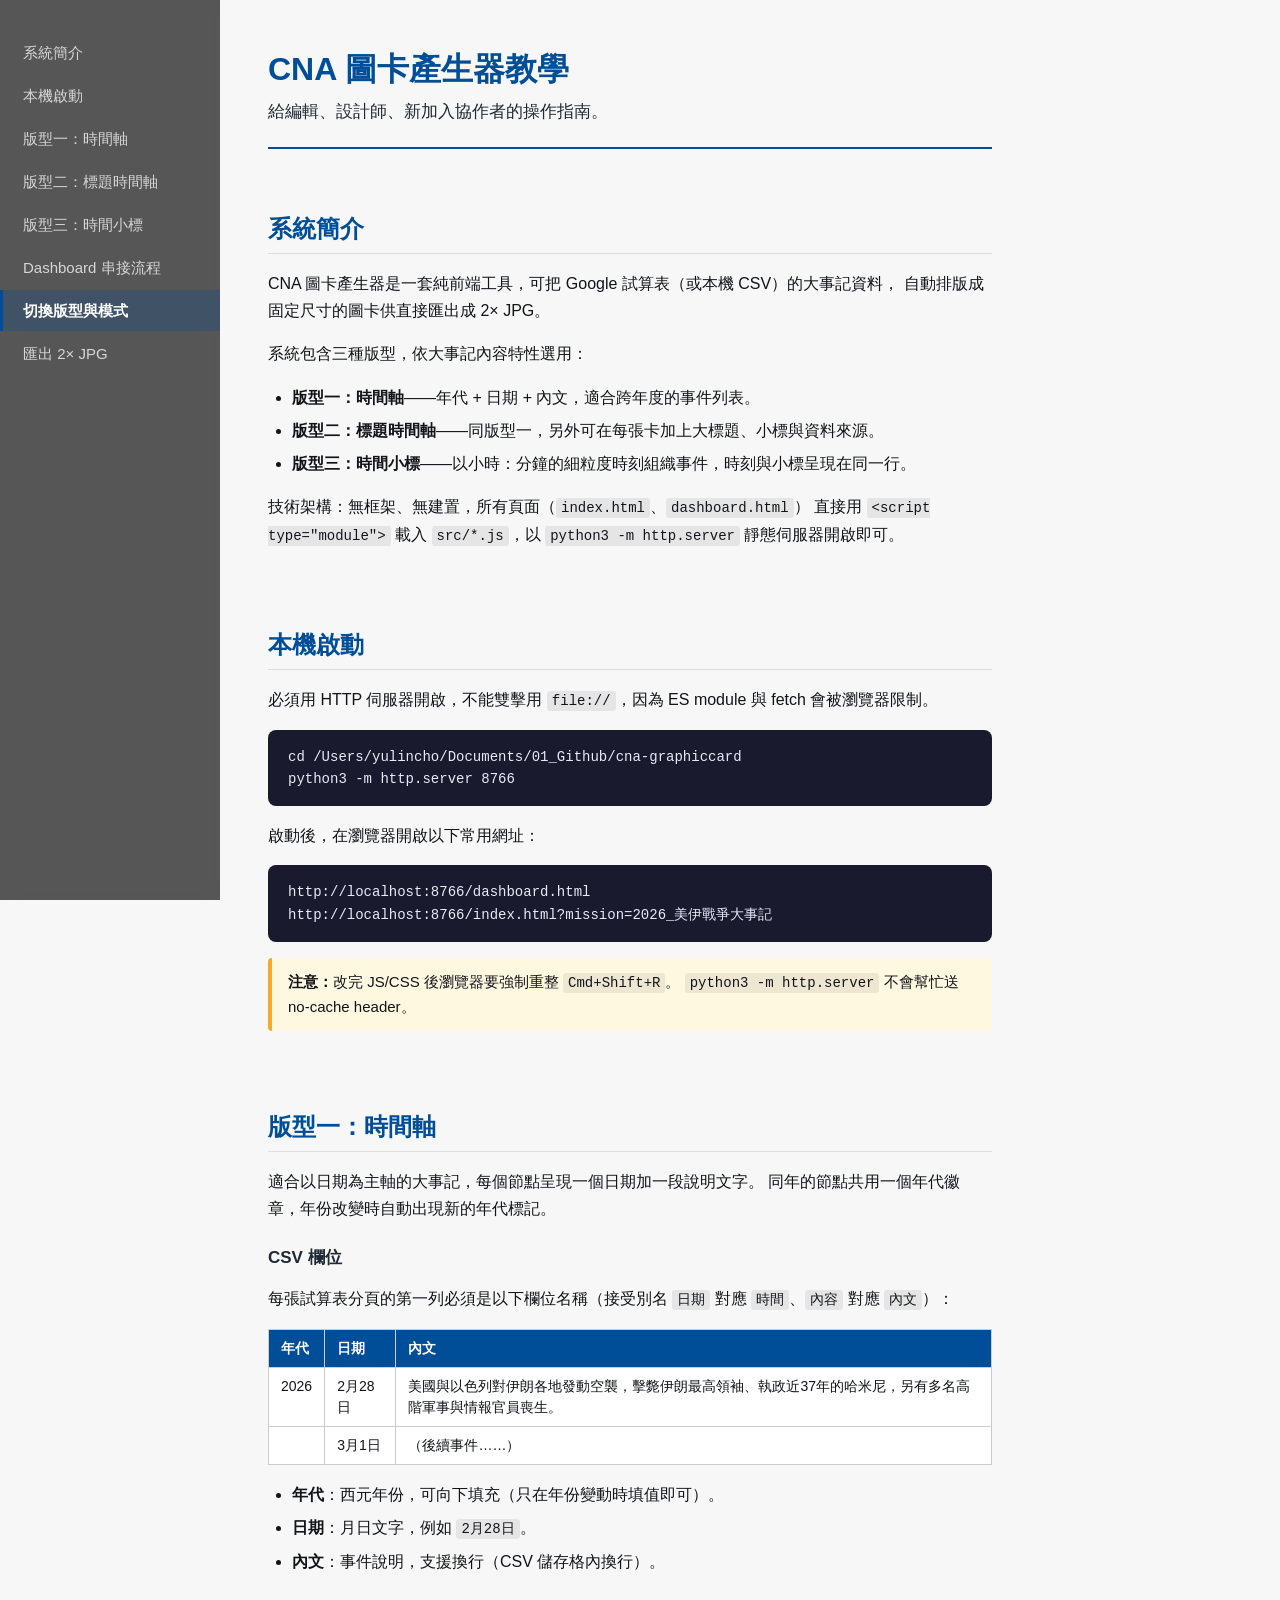
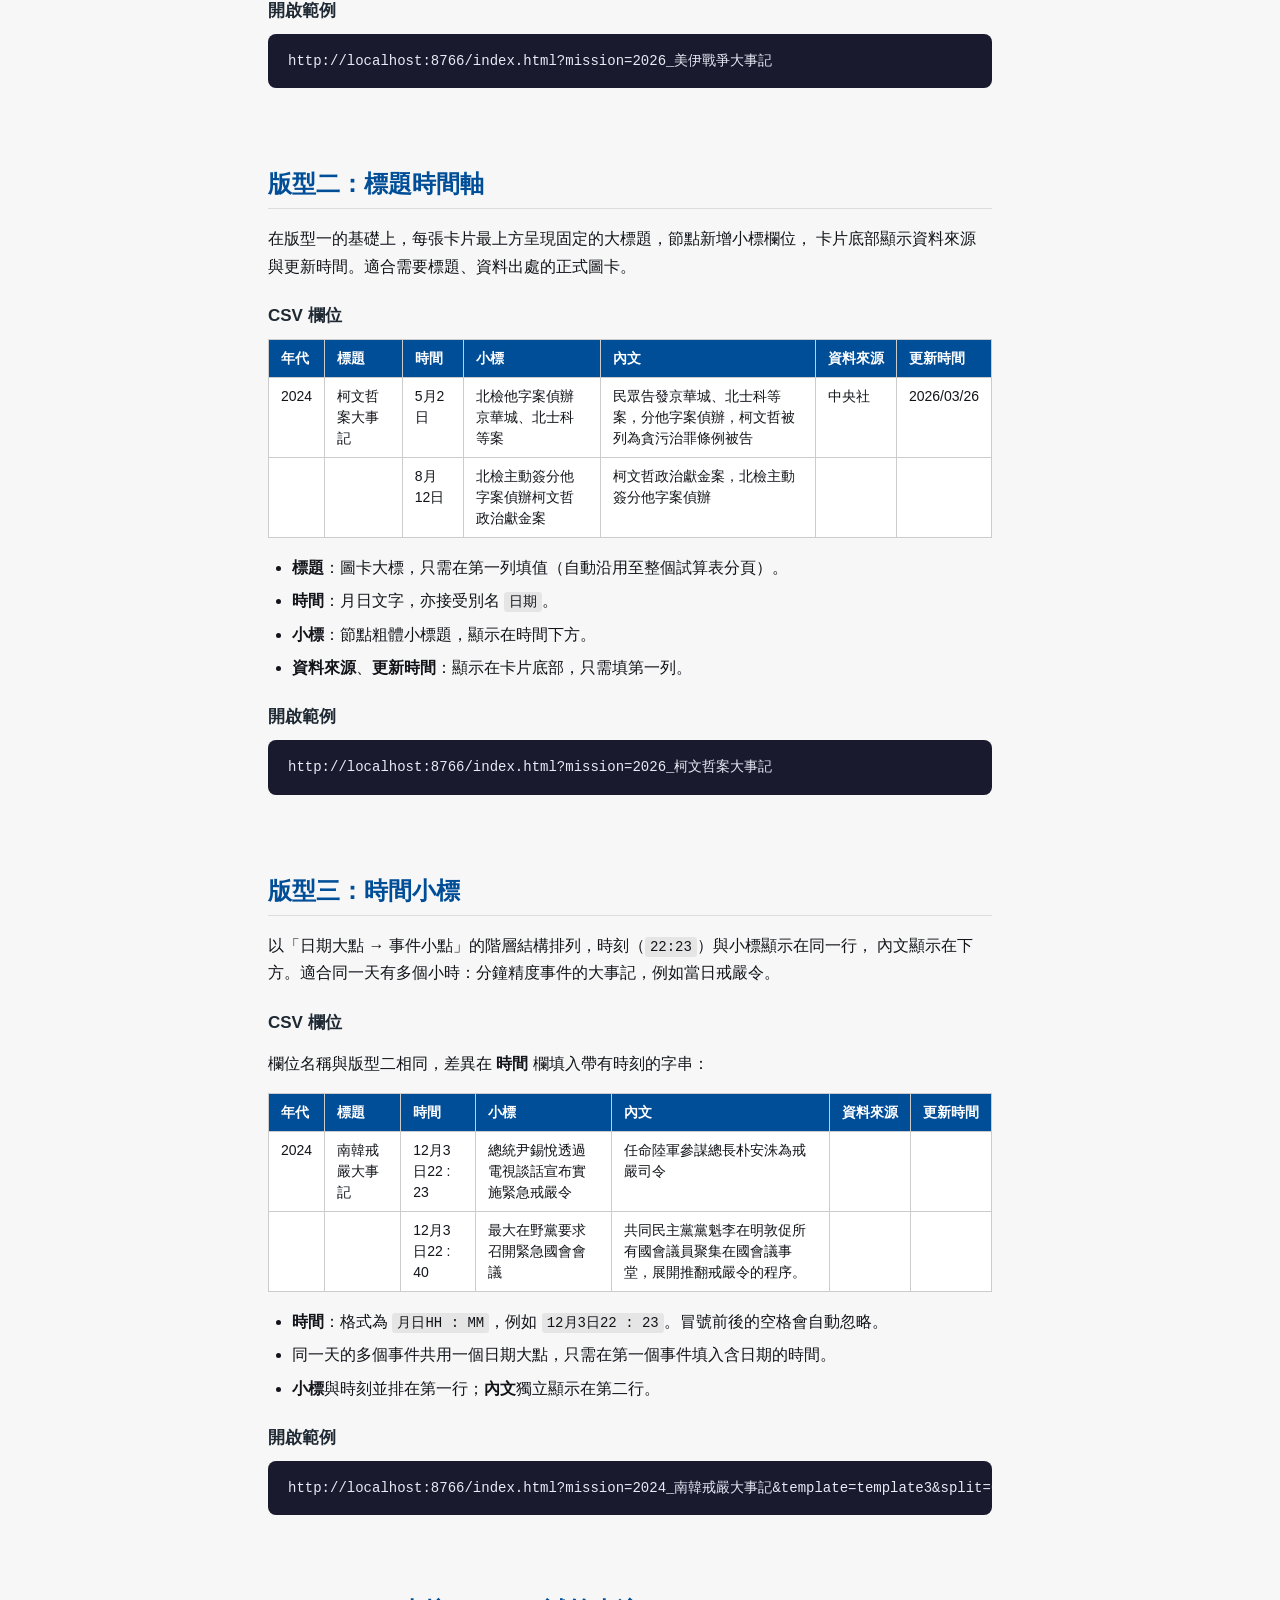
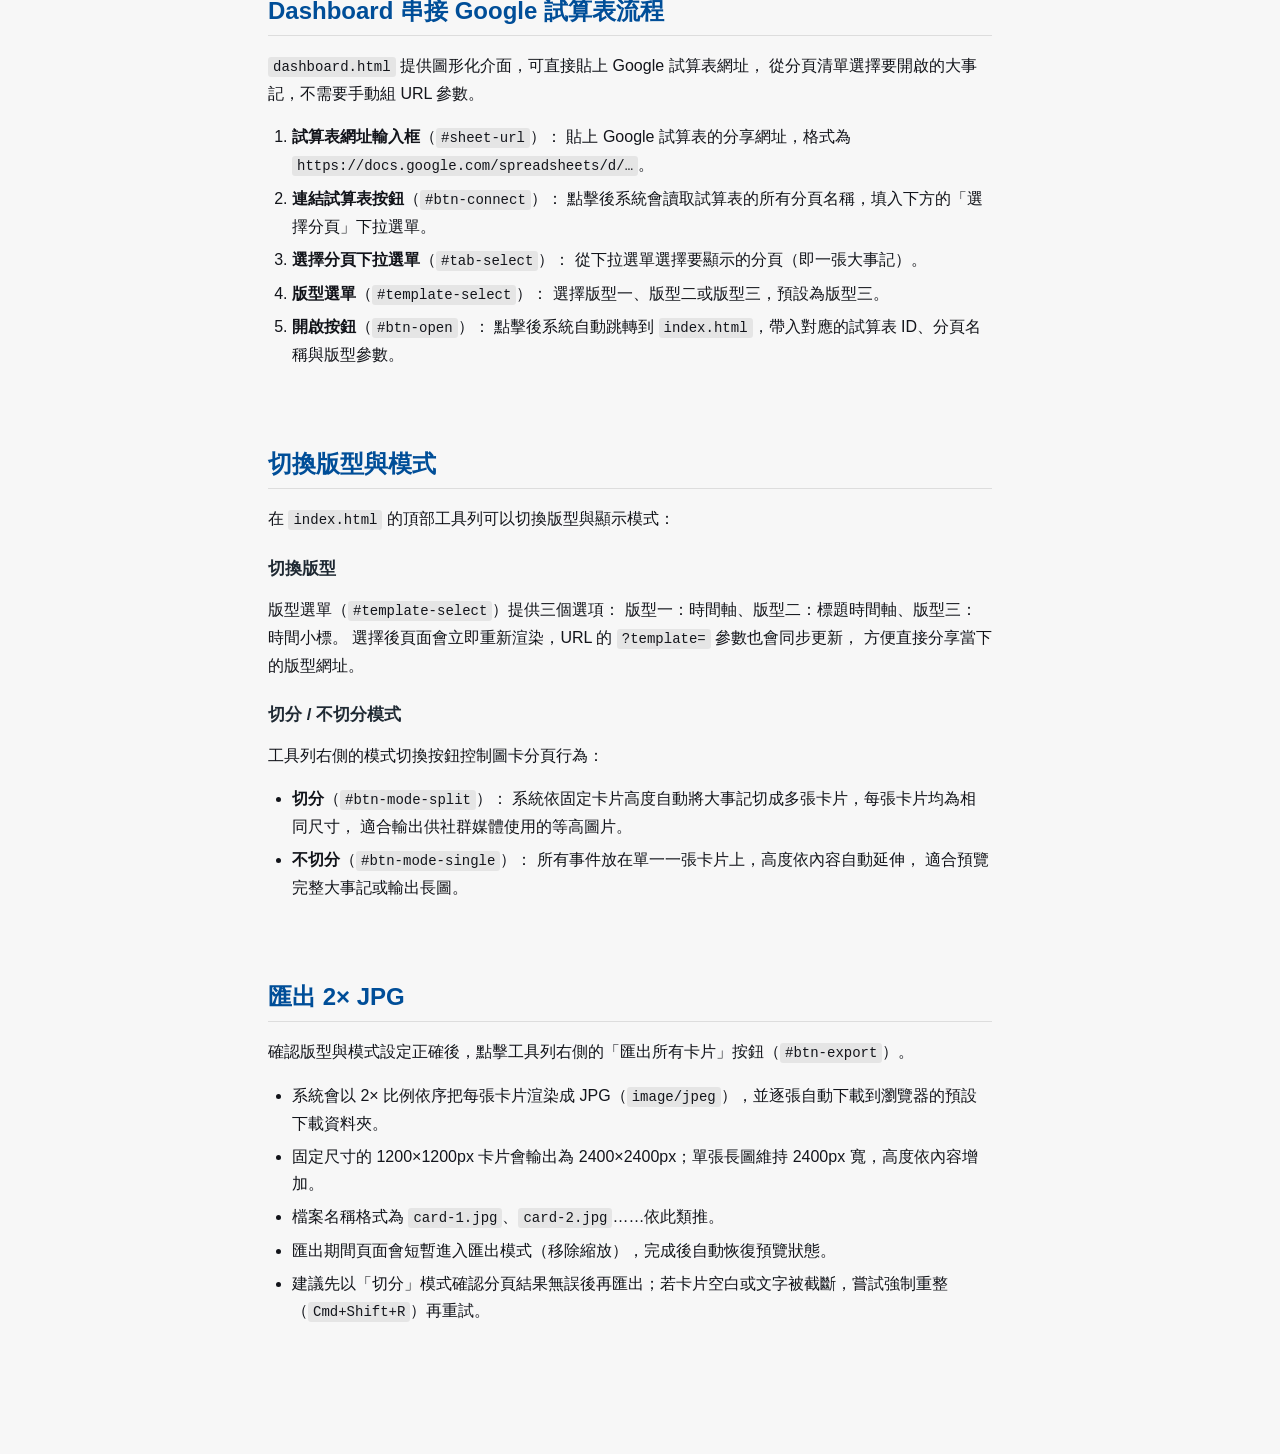
<file: tutorial.html>
<!DOCTYPE html>
<html lang="zh-Hant">
<head>
  <meta charset="UTF-8">
  <meta name="viewport" content="width=device-width, initial-scale=1.0">
  <title>CNA 圖卡產生器教學</title>
  <link rel="stylesheet" href="src/styles/main.css">
  <link rel="stylesheet" href="src/styles/tutorial.css">
</head>
<body class="tutorial-page">

  <nav class="tutorial-nav" aria-label="章節導覽">
    <ul>
      <li><a href="#system-overview">系統簡介</a></li>
      <li><a href="#getting-started">本機啟動</a></li>
      <li><a href="#template-timeline">版型一：時間軸</a></li>
      <li><a href="#template-headline">版型二：標題時間軸</a></li>
      <li><a href="#template3">版型三：時間小標</a></li>
      <li><a href="#dashboard-flow">Dashboard 串接流程</a></li>
      <li><a href="#switching-modes">切換版型與模式</a></li>
      <li><a href="#export-flow">匯出 2× JPG</a></li>
    </ul>
  </nav>

  <main class="tutorial-main">
    <header class="tutorial-header">
      <h1>CNA 圖卡產生器教學</h1>
      <p>給編輯、設計師、新加入協作者的操作指南。</p>
    </header>

    <section id="system-overview" class="tutorial-section">
      <h2>系統簡介</h2>
      <p>
        CNA 圖卡產生器是一套純前端工具，可把 Google 試算表（或本機 CSV）的大事記資料，
        自動排版成固定尺寸的圖卡供直接匯出成 2× JPG。
      </p>
      <p>系統包含三種版型，依大事記內容特性選用：</p>
      <ul>
        <li><strong>版型一：時間軸</strong>——年代 + 日期 + 內文，適合跨年度的事件列表。</li>
        <li><strong>版型二：標題時間軸</strong>——同版型一，另外可在每張卡加上大標題、小標與資料來源。</li>
        <li><strong>版型三：時間小標</strong>——以小時：分鐘的細粒度時刻組織事件，時刻與小標呈現在同一行。</li>
      </ul>
      <p>
        技術架構：無框架、無建置，所有頁面（<code>index.html</code>、<code>dashboard.html</code>）
        直接用 <code>&lt;script type="module"&gt;</code> 載入 <code>src/*.js</code>，以
        <code>python3 -m http.server</code> 靜態伺服器開啟即可。
      </p>
    </section>

    <section id="getting-started" class="tutorial-section">
      <h2>本機啟動</h2>
      <p>必須用 HTTP 伺服器開啟，不能雙擊用 <code>file://</code>，因為 ES module 與 fetch 會被瀏覽器限制。</p>

      <pre class="tutorial-code"><code>cd /Users/yulincho/Documents/01_Github/cna-graphiccard
python3 -m http.server 8766</code></pre>

      <p>啟動後，在瀏覽器開啟以下常用網址：</p>

      <pre class="tutorial-code"><code>http://localhost:8766/dashboard.html
http://localhost:8766/index.html?mission=2026_美伊戰爭大事記</code></pre>

      <div class="tutorial-note">
        <strong>注意：</strong>改完 JS/CSS 後瀏覽器要強制重整 <code>Cmd+Shift+R</code>。
        <code>python3 -m http.server</code> 不會幫忙送 no-cache header。
      </div>
    </section>

    <section id="template-timeline" class="tutorial-section">
      <h2>版型一：時間軸</h2>
      <p>
        適合以日期為主軸的大事記，每個節點呈現一個日期加一段說明文字。
        同年的節點共用一個年代徽章，年份改變時自動出現新的年代標記。
      </p>

      <h3>CSV 欄位</h3>
      <p>每張試算表分頁的第一列必須是以下欄位名稱（接受別名 <code>日期</code> 對應 <code>時間</code>、<code>內容</code> 對應 <code>內文</code>）：</p>
      <div class="tutorial-table-wrap">
        <table class="tutorial-table">
          <thead>
            <tr>
              <th>年代</th>
              <th>日期</th>
              <th>內文</th>
            </tr>
          </thead>
          <tbody>
            <tr>
              <td>2026</td>
              <td>2月28日</td>
              <td>美國與以色列對伊朗各地發動空襲，擊斃伊朗最高領袖、執政近37年的哈米尼，另有多名高階軍事與情報官員喪生。</td>
            </tr>
            <tr>
              <td></td>
              <td>3月1日</td>
              <td>（後續事件……）</td>
            </tr>
          </tbody>
        </table>
      </div>
      <ul>
        <li><strong>年代</strong>：西元年份，可向下填充（只在年份變動時填值即可）。</li>
        <li><strong>日期</strong>：月日文字，例如 <code>2月28日</code>。</li>
        <li><strong>內文</strong>：事件說明，支援換行（CSV 儲存格內換行）。</li>
      </ul>

      <h3>開啟範例</h3>
      <pre class="tutorial-code"><code>http://localhost:8766/index.html?mission=2026_美伊戰爭大事記</code></pre>
    </section>

    <section id="template-headline" class="tutorial-section">
      <h2>版型二：標題時間軸</h2>
      <p>
        在版型一的基礎上，每張卡片最上方呈現固定的大標題，節點新增小標欄位，
        卡片底部顯示資料來源與更新時間。適合需要標題、資料出處的正式圖卡。
      </p>

      <h3>CSV 欄位</h3>
      <div class="tutorial-table-wrap">
        <table class="tutorial-table">
          <thead>
            <tr>
              <th>年代</th>
              <th>標題</th>
              <th>時間</th>
              <th>小標</th>
              <th>內文</th>
              <th>資料來源</th>
              <th>更新時間</th>
            </tr>
          </thead>
          <tbody>
            <tr>
              <td>2024</td>
              <td>柯文哲案大事記</td>
              <td>5月2日</td>
              <td>北檢他字案偵辦京華城、北士科等案</td>
              <td>民眾告發京華城、北士科等案，分他字案偵辦，柯文哲被列為貪污治罪條例被告</td>
              <td>中央社</td>
              <td>2026/03/26</td>
            </tr>
            <tr>
              <td></td>
              <td></td>
              <td>8月12日</td>
              <td>北檢主動簽分他字案偵辦柯文哲政治獻金案</td>
              <td>柯文哲政治獻金案，北檢主動簽分他字案偵辦</td>
              <td></td>
              <td></td>
            </tr>
          </tbody>
        </table>
      </div>
      <ul>
        <li><strong>標題</strong>：圖卡大標，只需在第一列填值（自動沿用至整個試算表分頁）。</li>
        <li><strong>時間</strong>：月日文字，亦接受別名 <code>日期</code>。</li>
        <li><strong>小標</strong>：節點粗體小標題，顯示在時間下方。</li>
        <li><strong>資料來源</strong>、<strong>更新時間</strong>：顯示在卡片底部，只需填第一列。</li>
      </ul>

      <h3>開啟範例</h3>
      <pre class="tutorial-code"><code>http://localhost:8766/index.html?mission=2026_柯文哲案大事記</code></pre>
    </section>

    <section id="template3" class="tutorial-section">
      <h2>版型三：時間小標</h2>
      <p>
        以「日期大點 → 事件小點」的階層結構排列，時刻（<code>22:23</code>）與小標顯示在同一行，
        內文顯示在下方。適合同一天有多個小時：分鐘精度事件的大事記，例如當日戒嚴令。
      </p>

      <h3>CSV 欄位</h3>
      <p>欄位名稱與版型二相同，差異在 <strong>時間</strong> 欄填入帶有時刻的字串：</p>
      <div class="tutorial-table-wrap">
        <table class="tutorial-table">
          <thead>
            <tr>
              <th>年代</th>
              <th>標題</th>
              <th>時間</th>
              <th>小標</th>
              <th>內文</th>
              <th>資料來源</th>
              <th>更新時間</th>
            </tr>
          </thead>
          <tbody>
            <tr>
              <td>2024</td>
              <td>南韓戒嚴大事記</td>
              <td>12月3日22 : 23</td>
              <td>總統尹錫悅透過電視談話宣布實施緊急戒嚴令</td>
              <td>任命陸軍參謀總長朴安洙為戒嚴司令</td>
              <td></td>
              <td></td>
            </tr>
            <tr>
              <td></td>
              <td></td>
              <td>12月3日22 : 40</td>
              <td>最大在野黨要求召開緊急國會會議</td>
              <td>共同民主黨黨魁李在明敦促所有國會議員聚集在國會議事堂，展開推翻戒嚴令的程序。</td>
              <td></td>
              <td></td>
            </tr>
          </tbody>
        </table>
      </div>
      <ul>
        <li><strong>時間</strong>：格式為 <code>月日HH : MM</code>，例如 <code>12月3日22 : 23</code>。冒號前後的空格會自動忽略。</li>
        <li>同一天的多個事件共用一個日期大點，只需在第一個事件填入含日期的時間。</li>
        <li><strong>小標</strong>與時刻並排在第一行；<strong>內文</strong>獨立顯示在第二行。</li>
      </ul>

      <h3>開啟範例</h3>
      <pre class="tutorial-code"><code>http://localhost:8766/index.html?mission=2024_南韓戒嚴大事記&amp;template=template3&amp;split=0</code></pre>
    </section>

    <section id="dashboard-flow" class="tutorial-section">
      <h2>Dashboard 串接 Google 試算表流程</h2>
      <p>
        <code>dashboard.html</code> 提供圖形化介面，可直接貼上 Google 試算表網址，
        從分頁清單選擇要開啟的大事記，不需要手動組 URL 參數。
      </p>
      <ol>
        <li>
          <strong>試算表網址輸入框</strong>（<code>#sheet-url</code>）：
          貼上 Google 試算表的分享網址，格式為
          <code>https://docs.google.com/spreadsheets/d/…</code>。
        </li>
        <li>
          <strong>連結試算表按鈕</strong>（<code>#btn-connect</code>）：
          點擊後系統會讀取試算表的所有分頁名稱，填入下方的「選擇分頁」下拉選單。
        </li>
        <li>
          <strong>選擇分頁下拉選單</strong>（<code>#tab-select</code>）：
          從下拉選單選擇要顯示的分頁（即一張大事記）。
        </li>
        <li>
          <strong>版型選單</strong>（<code>#template-select</code>）：
          選擇版型一、版型二或版型三，預設為版型三。
        </li>
        <li>
          <strong>開啟按鈕</strong>（<code>#btn-open</code>）：
          點擊後系統自動跳轉到 <code>index.html</code>，帶入對應的試算表 ID、分頁名稱與版型參數。
        </li>
      </ol>
    </section>

    <section id="switching-modes" class="tutorial-section">
      <h2>切換版型與模式</h2>
      <p>在 <code>index.html</code> 的頂部工具列可以切換版型與顯示模式：</p>

      <h3>切換版型</h3>
      <p>
        版型選單（<code>#template-select</code>）提供三個選項：
        版型一：時間軸、版型二：標題時間軸、版型三：時間小標。
        選擇後頁面會立即重新渲染，URL 的 <code>?template=</code> 參數也會同步更新，
        方便直接分享當下的版型網址。
      </p>

      <h3>切分 / 不切分模式</h3>
      <p>工具列右側的模式切換按鈕控制圖卡分頁行為：</p>
      <ul>
        <li>
          <strong>切分</strong>（<code>#btn-mode-split</code>）：
          系統依固定卡片高度自動將大事記切成多張卡片，每張卡片均為相同尺寸，
          適合輸出供社群媒體使用的等高圖片。
        </li>
        <li>
          <strong>不切分</strong>（<code>#btn-mode-single</code>）：
          所有事件放在單一一張卡片上，高度依內容自動延伸，
          適合預覽完整大事記或輸出長圖。
        </li>
      </ul>
    </section>

    <section id="export-flow" class="tutorial-section">
      <h2>匯出 2× JPG</h2>
      <p>確認版型與模式設定正確後，點擊工具列右側的「匯出所有卡片」按鈕（<code>#btn-export</code>）。</p>
      <ul>
        <li>系統會以 2× 比例依序把每張卡片渲染成 JPG（<code>image/jpeg</code>），並逐張自動下載到瀏覽器的預設下載資料夾。</li>
        <li>固定尺寸的 1200×1200px 卡片會輸出為 2400×2400px；單張長圖維持 2400px 寬，高度依內容增加。</li>
        <li>檔案名稱格式為 <code>card-1.jpg</code>、<code>card-2.jpg</code>……依此類推。</li>
        <li>匯出期間頁面會短暫進入匯出模式（移除縮放），完成後自動恢復預覽狀態。</li>
        <li>建議先以「切分」模式確認分頁結果無誤後再匯出；若卡片空白或文字被截斷，嘗試強制重整（<code>Cmd+Shift+R</code>）再重試。</li>
      </ul>
    </section>

  </main>

  <script src="src/tutorial.js"></script>
</body>
</html>
</file>
<file: src/styles/main.css>
:root {
  /* 視覺設計 Token 系統 */
  --color-header: #004E98;
  --color-bg: #F7F7F7;
  --color-node: #004E98;
  --color-line: #B9BBC2;
  --color-text-year: #1F2933;
  --color-text-content: #12141A;
  --card-width: 1200px;
  --card-height: 1200px;
  --header-height: 120px; /* 精簡頁首 */

  /* 預覽頁面背景 */
  --color-page-bg: #1a1a2e;
}

* {
  box-sizing: border-box;
}

html, body {
  margin: 0;
  padding: 0;
}

body {
  background: var(--color-page-bg);
  font-family: "PingFang TC", "Microsoft JhengHei", "Noto Sans TC",
    "Helvetica Neue", Arial, sans-serif;
  color: var(--color-text-content);
  -webkit-font-smoothing: antialiased;
}

/* 固定工具列 */
.toolbar {
  position: fixed;
  top: 0;
  left: 0;
  right: 0;
  z-index: 100;
  display: flex;
  align-items: stretch;
  height: 52px;
  background: rgba(255, 255, 255, 0.96);
  backdrop-filter: blur(12px);
  -webkit-backdrop-filter: blur(12px);
  border-bottom: 1px solid rgba(0, 0, 0, 0.08);
  color: #111827;
}

/* groups */
.tb-group {
  display: flex;
  align-items: center;
  padding: 0 14px;
  gap: 2px;
  flex-shrink: 0;
}
.tb-group + .tb-group {
  border-left: 1px solid #E5E7EB;
}
.tb-group--right {
  margin-left: auto;
  gap: 4px;
}

.toolbar-title {
  font-size: 14px;
  font-weight: 700;
  color: #111827;
  letter-spacing: -0.01em;
  white-space: nowrap;
  overflow: hidden;
  text-overflow: ellipsis;
  max-width: 200px;
}

/* ghost selects */
.tb-select {
  position: relative;
  display: inline-flex;
  align-items: center;
}
.tb-select select,
.toolbar-select,
.mission-select {
  appearance: none;
  -webkit-appearance: none;
  background: transparent;
  border: none;
  padding: 0 22px 0 8px;
  height: 32px;
  font: 600 12.5px/1 inherit;
  color: #6B7280;
  cursor: pointer;
  border-radius: 6px;
  white-space: nowrap;
  max-width: 160px;
  width: auto;
  transition: background 120ms, color 120ms;
  outline: none;
}
.tb-select select:hover,
.tb-select select:focus-visible,
.toolbar-select:hover,
.toolbar-select:focus-visible,
.mission-select:hover,
.mission-select:focus-visible {
  background: #F3F4F6;
  color: #111827;
}
.tb-select select:focus-visible,
.toolbar-select:focus-visible,
.mission-select:focus-visible {
  outline: 2px solid #3B82F6;
  outline-offset: -1px;
}
.tb-select::after {
  content: '';
  pointer-events: none;
  position: absolute;
  right: 7px;
  top: 50%;
  translate: 0 -50%;
  width: 0; height: 0;
  border-left: 3.5px solid transparent;
  border-right: 3.5px solid transparent;
  border-top: 4.5px solid #9CA3AF;
}
.toolbar-select option,
.mission-select option {
  color: #111827;
}
.toolbar-select:disabled,
.mission-select:disabled {
  opacity: 0.45;
}

/* mode toggle */
.mode-toggle {
  display: inline-flex;
  background: #F3F4F6;
  border-radius: 7px;
  padding: 3px;
  gap: 2px;
  border: none;
}
.mode-btn {
  padding: 0 10px;
  height: 26px;
  font: 600 12px/1 inherit;
  color: #6B7280;
  background: transparent;
  border: none;
  border-radius: 5px;
  cursor: pointer;
  white-space: nowrap;
  transition: background 120ms, color 100ms, box-shadow 100ms;
}
.mode-btn.active {
  background: #fff;
  color: #111827;
  box-shadow: 0 1px 3px rgba(0,0,0,0.12), 0 0 0 0.5px rgba(0,0,0,0.06);
  font-weight: 700;
}
.mode-btn:focus-visible {
  outline: 2px solid #3B82F6;
  outline-offset: -1px;
}

/* refresh icon button */
.btn-refresh {
  flex: none;
  width: 32px;
  height: 32px;
  display: inline-flex;
  align-items: center;
  justify-content: center;
  font-size: 15px;
  color: #6B7280;
  background: transparent;
  border: none;
  border-radius: 6px;
  cursor: pointer;
  transition: background 120ms, color 120ms;
}
.btn-refresh:hover:not(:disabled) {
  background: #F3F4F6;
  color: #111827;
}
.btn-refresh:disabled {
  opacity: 0.4;
  cursor: not-allowed;
}
.btn-refresh.is-done {
  color: #059669;
  background: transparent;
}

/* export button */
.btn-export {
  flex: none;
  display: inline-flex;
  align-items: center;
  height: 32px;
  padding: 0 14px;
  font: 600 12.5px/1 inherit;
  color: #fff;
  background: #111827;
  border: none;
  border-radius: 6px;
  cursor: pointer;
  white-space: nowrap;
  transition: opacity 120ms;
}
.btn-export:hover:not(:disabled) {
  opacity: 0.84;
}
.btn-export:disabled {
  opacity: 0.4;
  cursor: not-allowed;
}
.btn-export:focus-visible {
  outline: 2px solid #3B82F6;
  outline-offset: 1px;
}

/* tutorial link */
.toolbar-link {
  flex: none;
  display: inline-flex;
  align-items: center;
  height: 32px;
  padding: 0 8px;
  font: 500 12.5px/1 inherit;
  color: #6B7280;
  text-decoration: none;
  border: none;
  border-radius: 6px;
  white-space: nowrap;
  transition: background 120ms, color 120ms;
}
.toolbar-link:hover {
  background: #F3F4F6;
  color: #111827;
}
.toolbar-link:focus-visible {
  outline: 2px solid #3B82F6;
  outline-offset: -1px;
}

/* 卡片容器：預設預覽模式，垂直堆疊、置中、深色背景 */
.app {
  display: flex;
  flex-direction: column;
  align-items: center;
  gap: 40px;
  padding: 76px 0 40px;
}

.card-preview {
  width: calc(var(--card-width) * var(--preview-scale, 1));
  height: calc(var(--card-height) * var(--preview-scale, 1));
}

.card-preview--single {
  height: auto;
}

.card-preview > .card {
  transform: scale(var(--preview-scale, 1));
  transform-origin: top left;
}

body.is-exporting .card-preview {
  width: var(--card-width);
  height: auto;
}

body.is-exporting .card-preview > .card {
  transform: none;
}

@media (max-width: 900px) {
  .toolbar {
    height: 52px;
    overflow-x: auto;
    scrollbar-width: none;
  }
  .toolbar::-webkit-scrollbar { display: none; }

  .tb-group {
    padding: 0 10px;
    flex-shrink: 0;
  }

  .toolbar-title {
    max-width: 120px;
  }

  .app {
    padding-top: 76px;
  }
}

/* 錯誤訊息 */
.error-message {
  margin-top: 120px;
  padding: 24px 32px;
  font-size: 20px;
  color: #fff;
  background: rgba(180, 40, 40, 0.85);
  border-radius: 8px;
}
</file>
<file: src/styles/tutorial.css>
/* 教學頁版面：所有選擇器 scope 在 .tutorial-page 之下。 */

.tutorial-page {
  background: var(--color-bg, #F7F7F7);
  color: var(--color-text-content, #12141A);
  font-family: "PingFang TC", "Microsoft JhengHei", "Noto Sans TC", sans-serif;
  scroll-behavior: smooth;
  min-height: 100vh;
}

/* 側欄 + 主內容 flex 容器 */
.tutorial-page .tutorial-nav {
  position: fixed;
  top: 0;
  left: 0;
  width: 220px;
  height: 100vh;
  overflow-y: auto;
  background: rgba(0, 0, 0, 0.65);
  backdrop-filter: blur(8px);
  padding: 32px 0 32px;
  z-index: 100;
}

.tutorial-page .tutorial-nav ul {
  list-style: none;
  margin: 0;
  padding: 0;
}

.tutorial-page .tutorial-nav li + li {
  margin-top: 2px;
}

.tutorial-page .tutorial-nav a {
  display: block;
  padding: 10px 20px;
  color: rgba(255, 255, 255, 0.75);
  text-decoration: none;
  font-size: 15px;
  line-height: 1.4;
  border-left: 3px solid transparent;
  transition: color 0.15s, border-color 0.15s;
}

.tutorial-page .tutorial-nav a:hover {
  color: #fff;
  background: rgba(255, 255, 255, 0.08);
}

.tutorial-page .tutorial-nav a.active {
  color: #fff;
  border-left-color: var(--color-header, #004E98);
  background: rgba(0, 78, 152, 0.25);
  font-weight: bold;
}

/* 主內容區：讓出側欄寬度 */
.tutorial-page .tutorial-main {
  margin-left: 220px;
  max-width: 820px;
  padding: 48px 48px 80px;
}

/* 標題區 */
.tutorial-page .tutorial-header {
  margin-bottom: 48px;
  padding-bottom: 24px;
  border-bottom: 2px solid var(--color-header, #004E98);
}

.tutorial-page .tutorial-header h1 {
  font-size: 32px;
  font-weight: bold;
  color: var(--color-header, #004E98);
  margin: 0 0 8px;
}

.tutorial-page .tutorial-header p {
  font-size: 17px;
  color: var(--color-text-year, #1F2933);
  margin: 0;
}

/* 章節 */
.tutorial-page .tutorial-section {
  margin-bottom: 64px;
  padding-top: 16px;
}

.tutorial-page .tutorial-section h2 {
  font-size: 24px;
  font-weight: bold;
  color: var(--color-header, #004E98);
  margin: 0 0 16px;
  padding-bottom: 8px;
  border-bottom: 1px solid #ddd;
}

.tutorial-page .tutorial-section h3 {
  font-size: 17px;
  font-weight: bold;
  color: var(--color-text-year, #1F2933);
  margin: 24px 0 10px;
}

.tutorial-page .tutorial-section p,
.tutorial-page .tutorial-section li {
  font-size: 16px;
  line-height: 1.7;
  color: var(--color-text-content, #12141A);
}

.tutorial-page .tutorial-section ul,
.tutorial-page .tutorial-section ol {
  padding-left: 24px;
  margin: 10px 0 16px;
}

.tutorial-page .tutorial-section li {
  margin-bottom: 6px;
}

/* 程式碼區塊 */
.tutorial-page .tutorial-code {
  background: #1a1a2e;
  color: #e8eaf6;
  border-radius: 8px;
  padding: 16px 20px;
  font-size: 14px;
  line-height: 1.6;
  overflow-x: auto;
  white-space: pre;
  font-family: "Menlo", "Consolas", "Monaco", monospace;
  margin: 12px 0 16px;
}

.tutorial-page code {
  background: rgba(0, 0, 0, 0.07);
  border-radius: 3px;
  padding: 2px 5px;
  font-size: 14px;
  font-family: "Menlo", "Consolas", "Monaco", monospace;
}

.tutorial-page .tutorial-code code {
  background: none;
  padding: 0;
  font-size: inherit;
}

/* 提示方塊 */
.tutorial-page .tutorial-note {
  background: #fff8e1;
  border-left: 4px solid #f9a825;
  border-radius: 4px;
  padding: 12px 16px;
  font-size: 15px;
  line-height: 1.6;
  margin: 12px 0;
  color: var(--color-text-content, #12141A);
}

/* CSV 範例表格 */
.tutorial-page .tutorial-table-wrap {
  overflow-x: auto;
  margin: 12px 0 16px;
}

.tutorial-page .tutorial-table {
  border-collapse: collapse;
  min-width: 560px;
  font-size: 14px;
}

.tutorial-page .tutorial-table th,
.tutorial-page .tutorial-table td {
  border: 1px solid #ccc;
  padding: 8px 12px;
  text-align: left;
  vertical-align: top;
  line-height: 1.5;
}

.tutorial-page .tutorial-table th {
  background: var(--color-header, #004E98);
  color: #fff;
  font-weight: bold;
  white-space: nowrap;
}

.tutorial-page .tutorial-table td {
  background: #fff;
  color: var(--color-text-content, #12141A);
}

.tutorial-page .tutorial-table tr:hover td {
  background: #f5f8ff;
}

/* 窄螢幕：側欄折到上方 */
@media (max-width: 900px) {
  .tutorial-page .tutorial-nav {
    position: static;
    width: 100%;
    height: auto;
    padding: 12px 0 8px;
    display: flex;
    align-items: center;
  }

  .tutorial-page .tutorial-nav ul {
    display: flex;
    flex-wrap: wrap;
    gap: 4px;
    padding: 0 16px;
  }

  .tutorial-page .tutorial-nav a {
    border-left: none;
    border-bottom: 2px solid transparent;
    padding: 6px 12px;
    font-size: 14px;
  }

  .tutorial-page .tutorial-nav a.active {
    border-left-color: transparent;
    border-bottom-color: var(--color-header, #004E98);
    background: rgba(0, 78, 152, 0.15);
  }

  .tutorial-page .tutorial-main {
    margin-left: 0;
    padding: 24px 20px 60px;
  }
}
</file>
